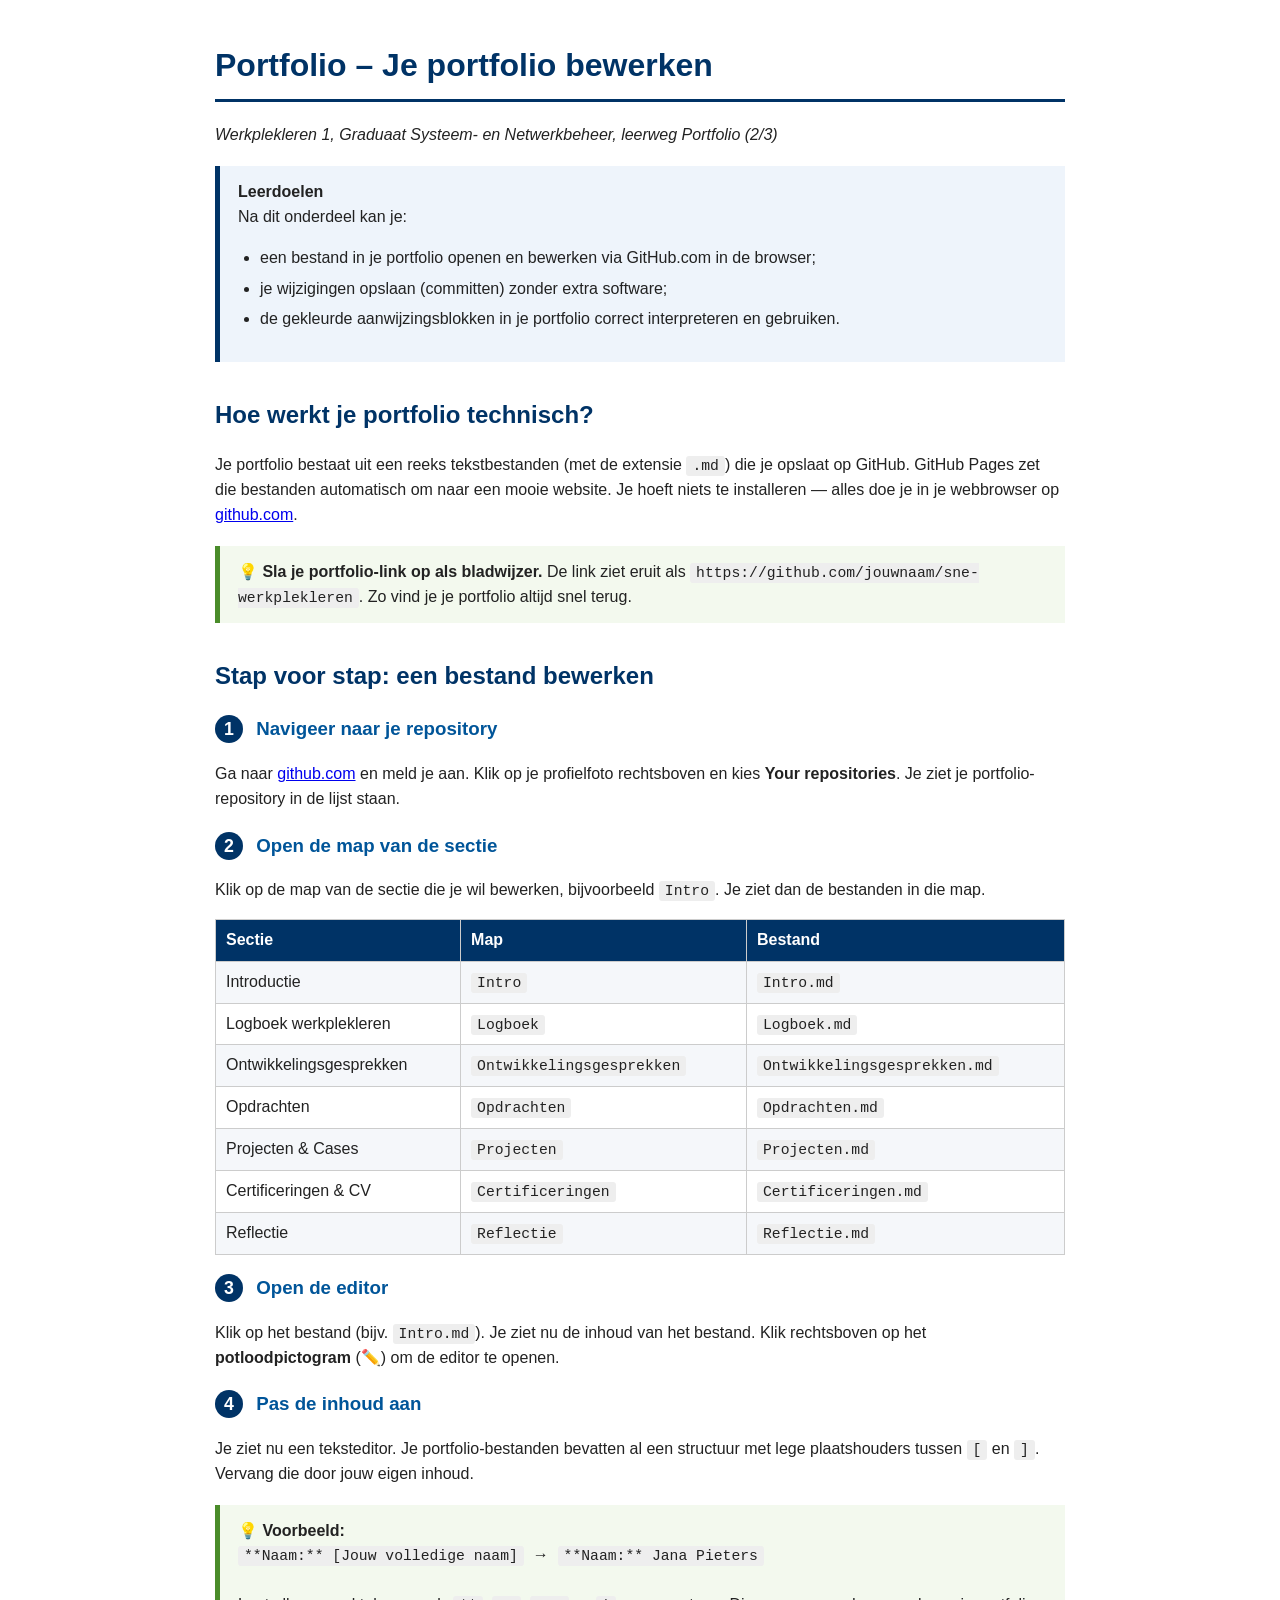
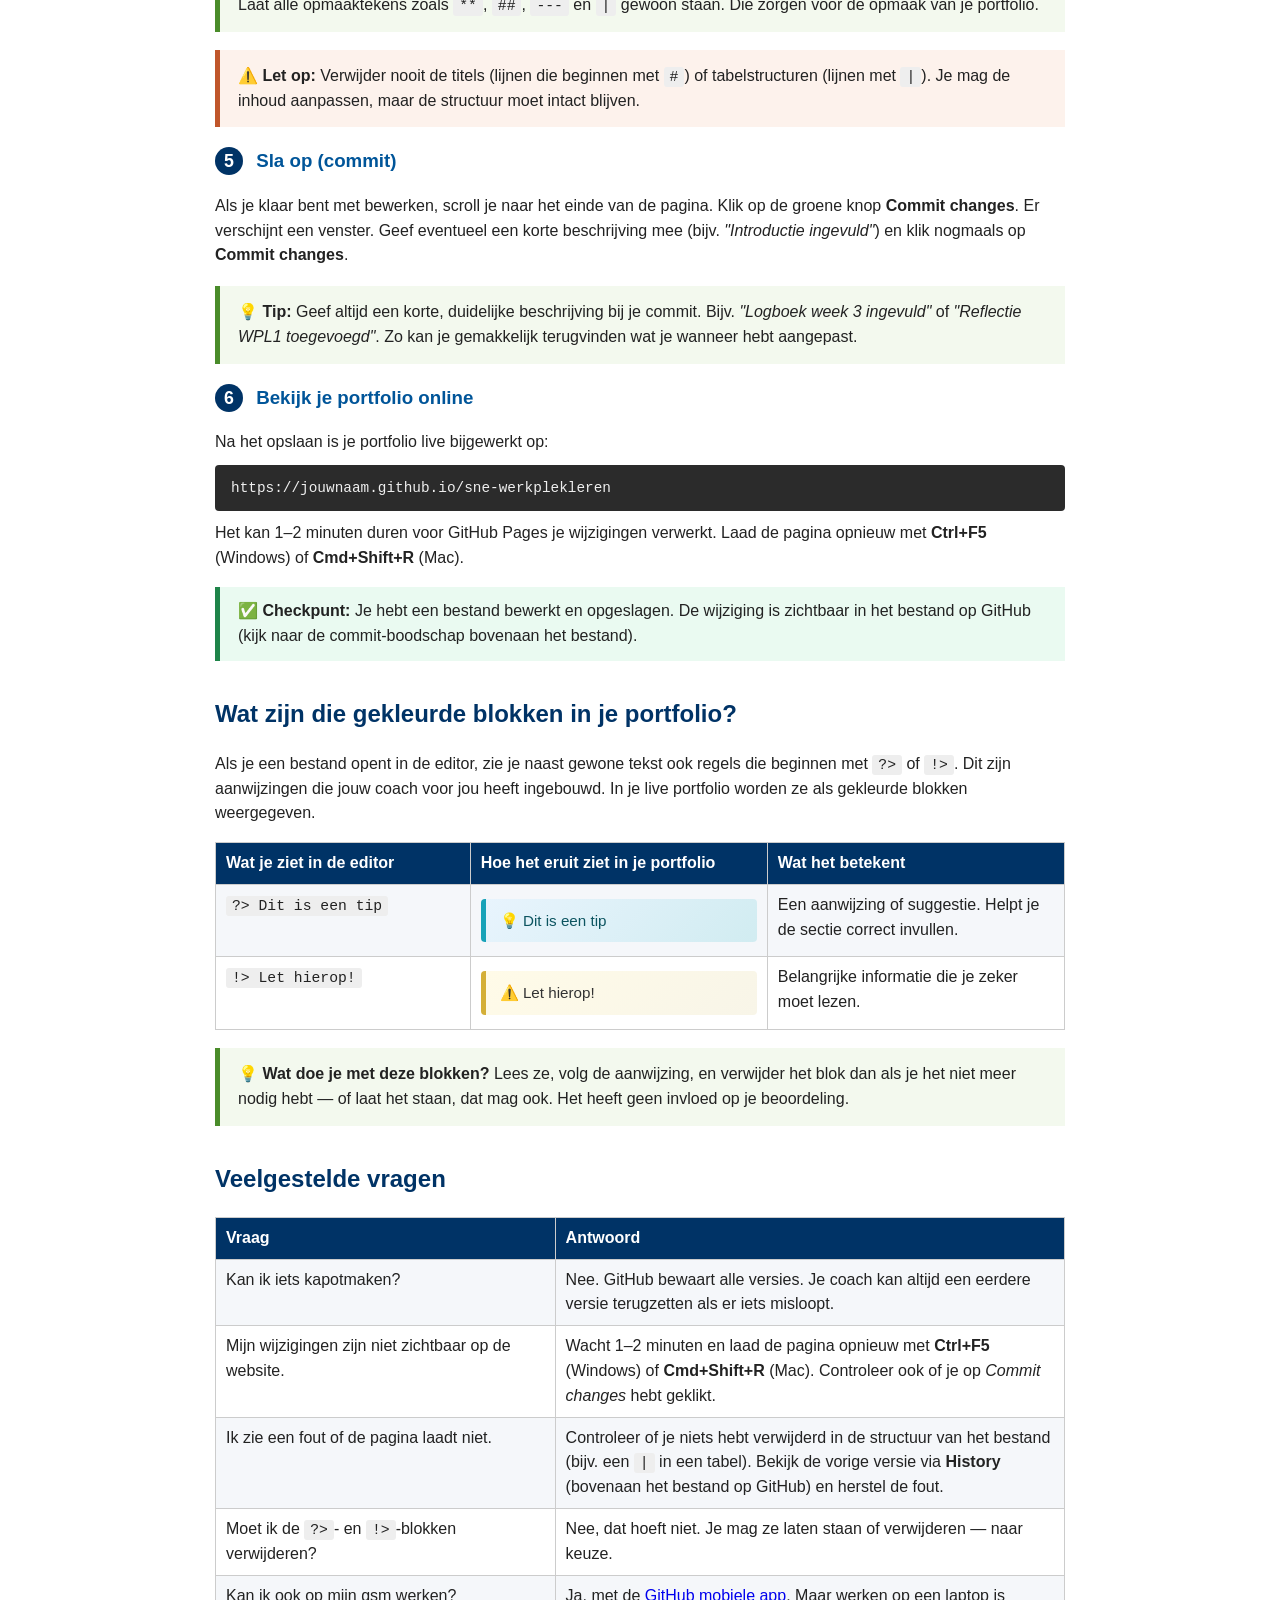
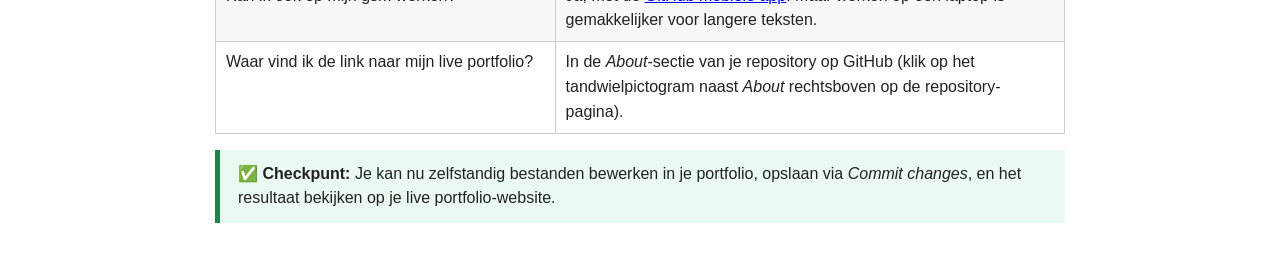
<file: portfolio-handleiding-2.html>
<!DOCTYPE html>
<html lang="nl">
<head>
<meta charset="UTF-8">
<title>Portfolio – Je portfolio bewerken</title>
<style>
  body { font-family: Calibri, Arial, sans-serif; color: #222; line-height: 1.55; max-width: 850px; margin: 0 auto; padding: 20px; }
  h1 { color: #003366; border-bottom: 3px solid #003366; padding-bottom: 8px; }
  h2 { color: #003366; margin-top: 34px; }
  h3 { color: #005599; }
  p { margin: 10px 0; }
  .intro-box { background: #eef4fb; border-left: 5px solid #003366; padding: 14px 18px; margin: 18px 0; }
  .tip-box { background: #f3f9ee; border-left: 5px solid #4a8c2a; padding: 14px 18px; margin: 18px 0; }
  .warning-box { background: #fdf2ec; border-left: 5px solid #c0562b; padding: 14px 18px; margin: 18px 0; }
  .exercise-box { background: #fbf6e6; border: 2px dashed #c99a1e; padding: 16px 18px; margin: 24px 0; border-radius: 6px; }
  .checkpoint-box { background: #eafaf1; border-left: 5px solid #1e8449; padding: 12px 18px; margin: 16px 0; }
  ul, ol { padding-left: 22px; }
  li { margin-bottom: 6px; }
  table { border-collapse: collapse; width: 100%; margin: 16px 0; }
  th, td { border: 1px solid #ccc; padding: 8px 10px; text-align: left; vertical-align: top; }
  th { background: #003366; color: #fff; }
  tr:nth-child(even) { background: #f5f7fa; }
  code { background: #eee; padding: 2px 6px; border-radius: 3px; font-family: Consolas, monospace; font-size: 0.92em; }
  pre.cmd { background: #2b2b2b; color: #eee; padding: 12px 16px; border-radius: 4px; font-family: Consolas, monospace; font-size: 0.9em; overflow-x: auto; margin: 10px 0; }
  .screenshot { max-width: 100%; border: 1px solid #ccc; border-radius: 6px; margin: 14px 0; display: block; box-shadow: 0 2px 6px rgba(0,0,0,0.1); }
  .cta-button { display: inline-block; background: #003366; color: #fff !important; text-decoration: none; font-weight: bold; padding: 12px 22px; border-radius: 6px; margin: 12px 0 20px; }
  .cta-button:hover { background: #00509e; }
  .step-nr { display: inline-block; background: #003366; color: #fff; font-weight: bold; border-radius: 50%; width: 28px; height: 28px; text-align: center; line-height: 28px; margin-right: 8px; font-size: 0.95em; }
  .callout-preview { display: inline-block; padding: 10px 14px; border-radius: 4px; margin: 6px 0; font-size: 0.95em; width: 100%; box-sizing: border-box; }
  .callout-tip { background: linear-gradient(135deg, #e8f4fd 0%, #d1ecf1 100%); border-left: 5px solid #17a2b8; color: #0c5460; }
  .callout-warn { background: linear-gradient(135deg, #fffbe8 0%, #f8f5e8 100%); border-left: 5px solid #D4AF37; color: #333; }
</style>
</head>
<body>

<h1>Portfolio – Je portfolio bewerken</h1>
<p><em>Werkplekleren 1, Graduaat Systeem- en Netwerkbeheer, leerweg Portfolio (2/3)</em></p>

<div class="intro-box">
  <strong>Leerdoelen</strong><br>
  Na dit onderdeel kan je:
  <ul>
    <li>een bestand in je portfolio openen en bewerken via GitHub.com in de browser;</li>
    <li>je wijzigingen opslaan (committen) zonder extra software;</li>
    <li>de gekleurde aanwijzingsblokken in je portfolio correct interpreteren en gebruiken.</li>
  </ul>
</div>

<h2>Hoe werkt je portfolio technisch?</h2>

<p>Je portfolio bestaat uit een reeks tekstbestanden (met de extensie <code>.md</code>) die je opslaat op GitHub. GitHub Pages zet die bestanden automatisch om naar een mooie website. Je hoeft niets te installeren — alles doe je in je webbrowser op <a href="https://github.com" target="_blank">github.com</a>.</p>

<div class="tip-box">
  <strong>💡 Sla je portfolio-link op als bladwijzer.</strong> De link ziet eruit als <code>https://github.com/jouwnaam/sne-werkplekleren</code>. Zo vind je je portfolio altijd snel terug.
</div>

<h2>Stap voor stap: een bestand bewerken</h2>

<h3><span class="step-nr">1</span> Navigeer naar je repository</h3>
<p>Ga naar <a href="https://github.com" target="_blank">github.com</a> en meld je aan. Klik op je profielfoto rechtsboven en kies <strong>Your repositories</strong>. Je ziet je portfolio-repository in de lijst staan.</p>

<!-- Plaatshouder screenshot: repository-overzicht op GitHub -->

<h3><span class="step-nr">2</span> Open de map van de sectie</h3>
<p>Klik op de map van de sectie die je wil bewerken, bijvoorbeeld <code>Intro</code>. Je ziet dan de bestanden in die map.</p>

<table>
  <tr><th>Sectie</th><th>Map</th><th>Bestand</th></tr>
  <tr><td>Introductie</td><td><code>Intro</code></td><td><code>Intro.md</code></td></tr>
  <tr><td>Logboek werkplekleren</td><td><code>Logboek</code></td><td><code>Logboek.md</code></td></tr>
  <tr><td>Ontwikkelingsgesprekken</td><td><code>Ontwikkelingsgesprekken</code></td><td><code>Ontwikkelingsgesprekken.md</code></td></tr>
  <tr><td>Opdrachten</td><td><code>Opdrachten</code></td><td><code>Opdrachten.md</code></td></tr>
  <tr><td>Projecten &amp; Cases</td><td><code>Projecten</code></td><td><code>Projecten.md</code></td></tr>
  <tr><td>Certificeringen &amp; CV</td><td><code>Certificeringen</code></td><td><code>Certificeringen.md</code></td></tr>
  <tr><td>Reflectie</td><td><code>Reflectie</code></td><td><code>Reflectie.md</code></td></tr>
</table>

<h3><span class="step-nr">3</span> Open de editor</h3>
<p>Klik op het bestand (bijv. <code>Intro.md</code>). Je ziet nu de inhoud van het bestand. Klik rechtsboven op het <strong>potloodpictogram</strong> (✏️) om de editor te openen.</p>

<!-- Plaatshouder screenshot: potloodpictogram rechtsboven in GitHub bestandsweergave -->

<h3><span class="step-nr">4</span> Pas de inhoud aan</h3>
<p>Je ziet nu een teksteditor. Je portfolio-bestanden bevatten al een structuur met lege plaatshouders tussen <code>[</code> en <code>]</code>. Vervang die door jouw eigen inhoud.</p>

<div class="tip-box">
  <strong>💡 Voorbeeld:</strong><br>
  <code>**Naam:** [Jouw volledige naam]</code>&nbsp;&nbsp;→&nbsp;&nbsp;<code>**Naam:** Jana Pieters</code><br><br>
  Laat alle opmaaktekens zoals <code>**</code>, <code>##</code>, <code>---</code> en <code>|</code> gewoon staan. Die zorgen voor de opmaak van je portfolio.
</div>

<div class="warning-box">
  <strong>⚠️ Let op:</strong> Verwijder nooit de titels (lijnen die beginnen met <code>#</code>) of tabelstructuren (lijnen met <code>|</code>). Je mag de inhoud aanpassen, maar de structuur moet intact blijven.
</div>

<h3><span class="step-nr">5</span> Sla op (commit)</h3>
<p>Als je klaar bent met bewerken, scroll je naar het einde van de pagina. Klik op de groene knop <strong>Commit changes</strong>. Er verschijnt een venster. Geef eventueel een korte beschrijving mee (bijv. <em>"Introductie ingevuld"</em>) en klik nogmaals op <strong>Commit changes</strong>.</p>

<div class="tip-box">
  <strong>💡 Tip:</strong> Geef altijd een korte, duidelijke beschrijving bij je commit. Bijv. <em>"Logboek week 3 ingevuld"</em> of <em>"Reflectie WPL1 toegevoegd"</em>. Zo kan je gemakkelijk terugvinden wat je wanneer hebt aangepast.
</div>

<!-- Plaatshouder screenshot: "Commit changes" venster met beschrijvingsveld -->

<h3><span class="step-nr">6</span> Bekijk je portfolio online</h3>
<p>Na het opslaan is je portfolio live bijgewerkt op:</p>
<pre class="cmd">https://jouwnaam.github.io/sne-werkplekleren</pre>
<p>Het kan 1–2 minuten duren voor GitHub Pages je wijzigingen verwerkt. Laad de pagina opnieuw met <strong>Ctrl+F5</strong> (Windows) of <strong>Cmd+Shift+R</strong> (Mac).</p>

<div class="checkpoint-box">
  <strong>✅ Checkpunt:</strong> Je hebt een bestand bewerkt en opgeslagen. De wijziging is zichtbaar in het bestand op GitHub (kijk naar de commit-boodschap bovenaan het bestand).
</div>

<h2>Wat zijn die gekleurde blokken in je portfolio?</h2>

<p>Als je een bestand opent in de editor, zie je naast gewone tekst ook regels die beginnen met <code>?&gt;</code> of <code>!&gt;</code>. Dit zijn aanwijzingen die jouw coach voor jou heeft ingebouwd. In je live portfolio worden ze als gekleurde blokken weergegeven.</p>

<table>
  <tr>
    <th style="width:30%">Wat je ziet in de editor</th>
    <th style="width:35%">Hoe het eruit ziet in je portfolio</th>
    <th>Wat het betekent</th>
  </tr>
  <tr>
    <td><code>?&gt; Dit is een tip</code></td>
    <td><div class="callout-preview callout-tip">💡 Dit is een tip</div></td>
    <td>Een aanwijzing of suggestie. Helpt je de sectie correct invullen.</td>
  </tr>
  <tr>
    <td><code>!&gt; Let hierop!</code></td>
    <td><div class="callout-preview callout-warn">⚠️ Let hierop!</div></td>
    <td>Belangrijke informatie die je zeker moet lezen.</td>
  </tr>
</table>

<div class="tip-box">
  <strong>💡 Wat doe je met deze blokken?</strong> Lees ze, volg de aanwijzing, en verwijder het blok dan als je het niet meer nodig hebt — of laat het staan, dat mag ook. Het heeft geen invloed op je beoordeling.
</div>

<h2>Veelgestelde vragen</h2>

<table>
  <tr>
    <th style="width:40%">Vraag</th>
    <th>Antwoord</th>
  </tr>
  <tr>
    <td>Kan ik iets kapotmaken?</td>
    <td>Nee. GitHub bewaart alle versies. Je coach kan altijd een eerdere versie terugzetten als er iets misloopt.</td>
  </tr>
  <tr>
    <td>Mijn wijzigingen zijn niet zichtbaar op de website.</td>
    <td>Wacht 1–2 minuten en laad de pagina opnieuw met <strong>Ctrl+F5</strong> (Windows) of <strong>Cmd+Shift+R</strong> (Mac). Controleer ook of je op <em>Commit changes</em> hebt geklikt.</td>
  </tr>
  <tr>
    <td>Ik zie een fout of de pagina laadt niet.</td>
    <td>Controleer of je niets hebt verwijderd in de structuur van het bestand (bijv. een <code>|</code> in een tabel). Bekijk de vorige versie via <strong>History</strong> (bovenaan het bestand op GitHub) en herstel de fout.</td>
  </tr>
  <tr>
    <td>Moet ik de <code>?&gt;</code>- en <code>!&gt;</code>-blokken verwijderen?</td>
    <td>Nee, dat hoeft niet. Je mag ze laten staan of verwijderen — naar keuze.</td>
  </tr>
  <tr>
    <td>Kan ik ook op mijn gsm werken?</td>
    <td>Ja, met de <a href="https://github.com/mobile" target="_blank">GitHub mobiele app</a>. Maar werken op een laptop is gemakkelijker voor langere teksten.</td>
  </tr>
  <tr>
    <td>Waar vind ik de link naar mijn live portfolio?</td>
    <td>In de <em>About</em>-sectie van je repository op GitHub (klik op het tandwielpictogram naast <em>About</em> rechtsboven op de repository-pagina).</td>
  </tr>
</table>

<div class="checkpoint-box">
  <strong>✅ Checkpunt:</strong> Je kan nu zelfstandig bestanden bewerken in je portfolio, opslaan via <em>Commit changes</em>, en het resultaat bekijken op je live portfolio-website.
</div>

</body>
</html>
</file>
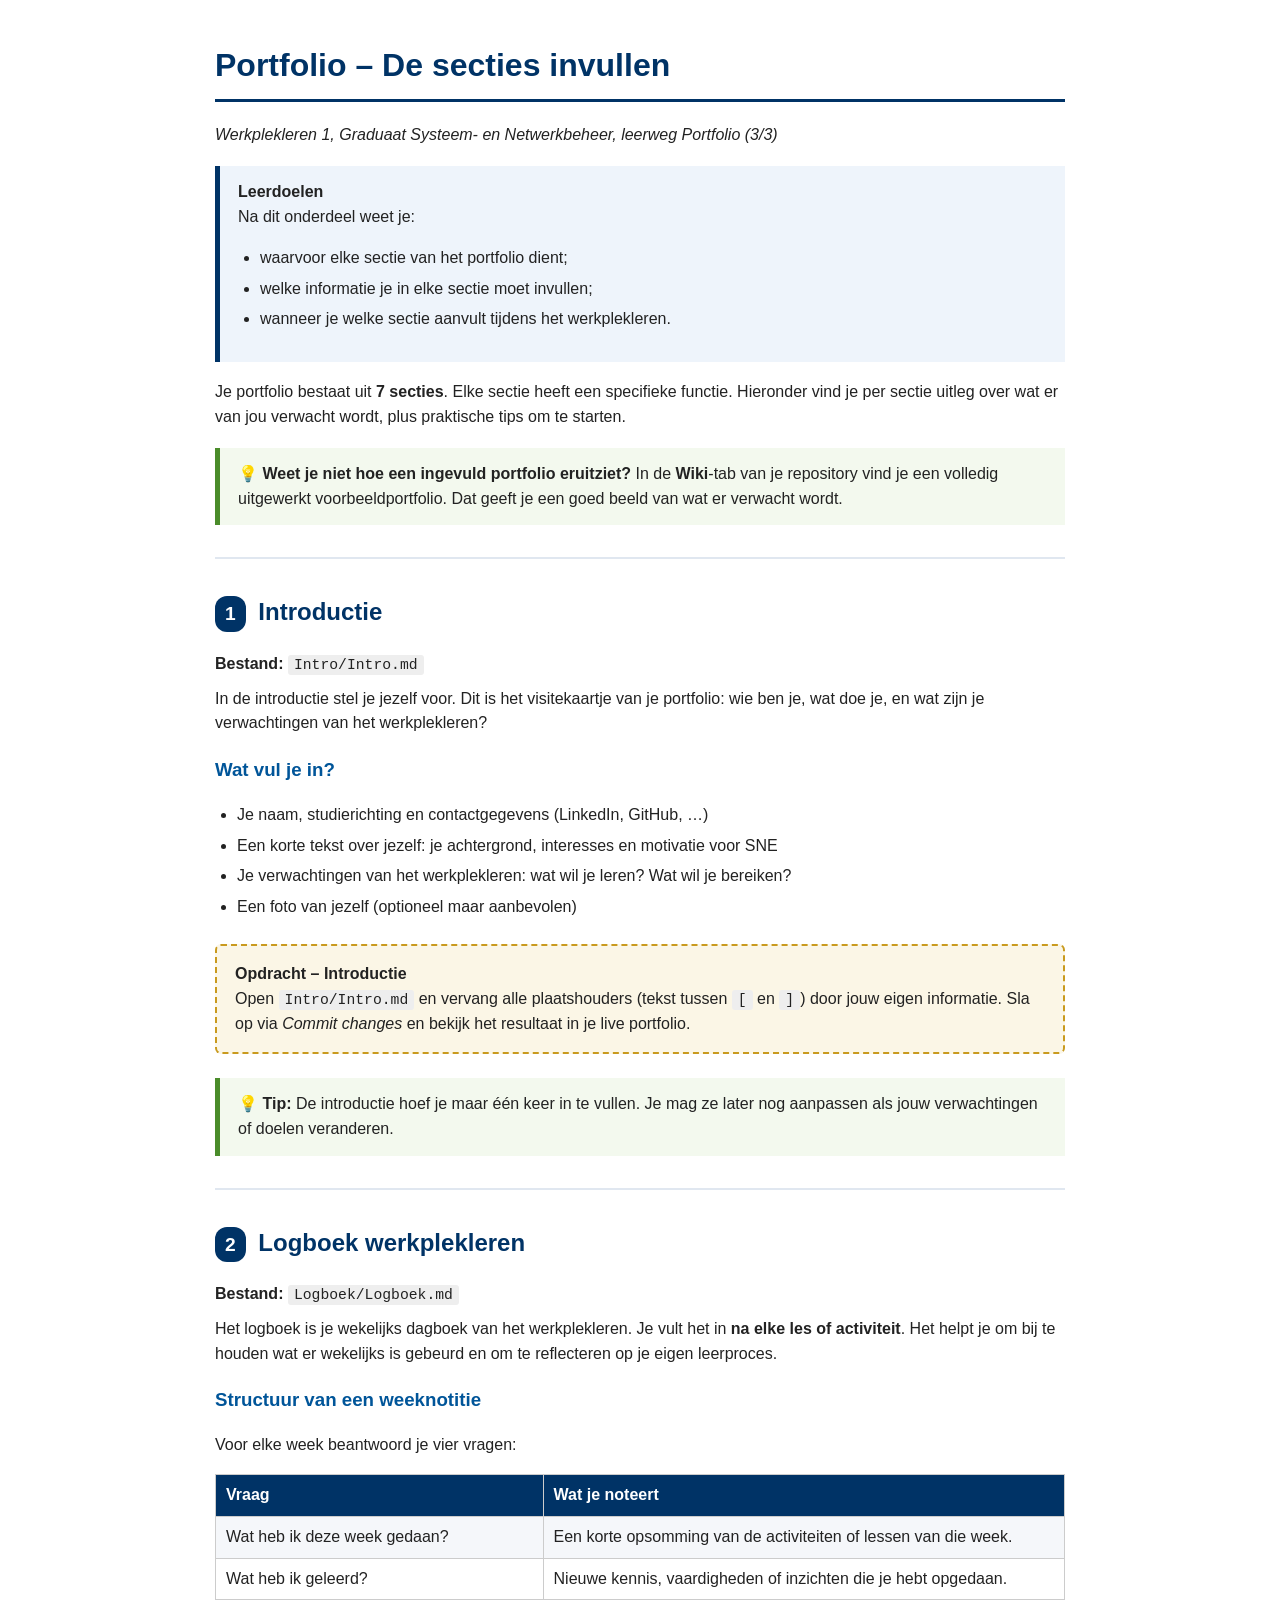
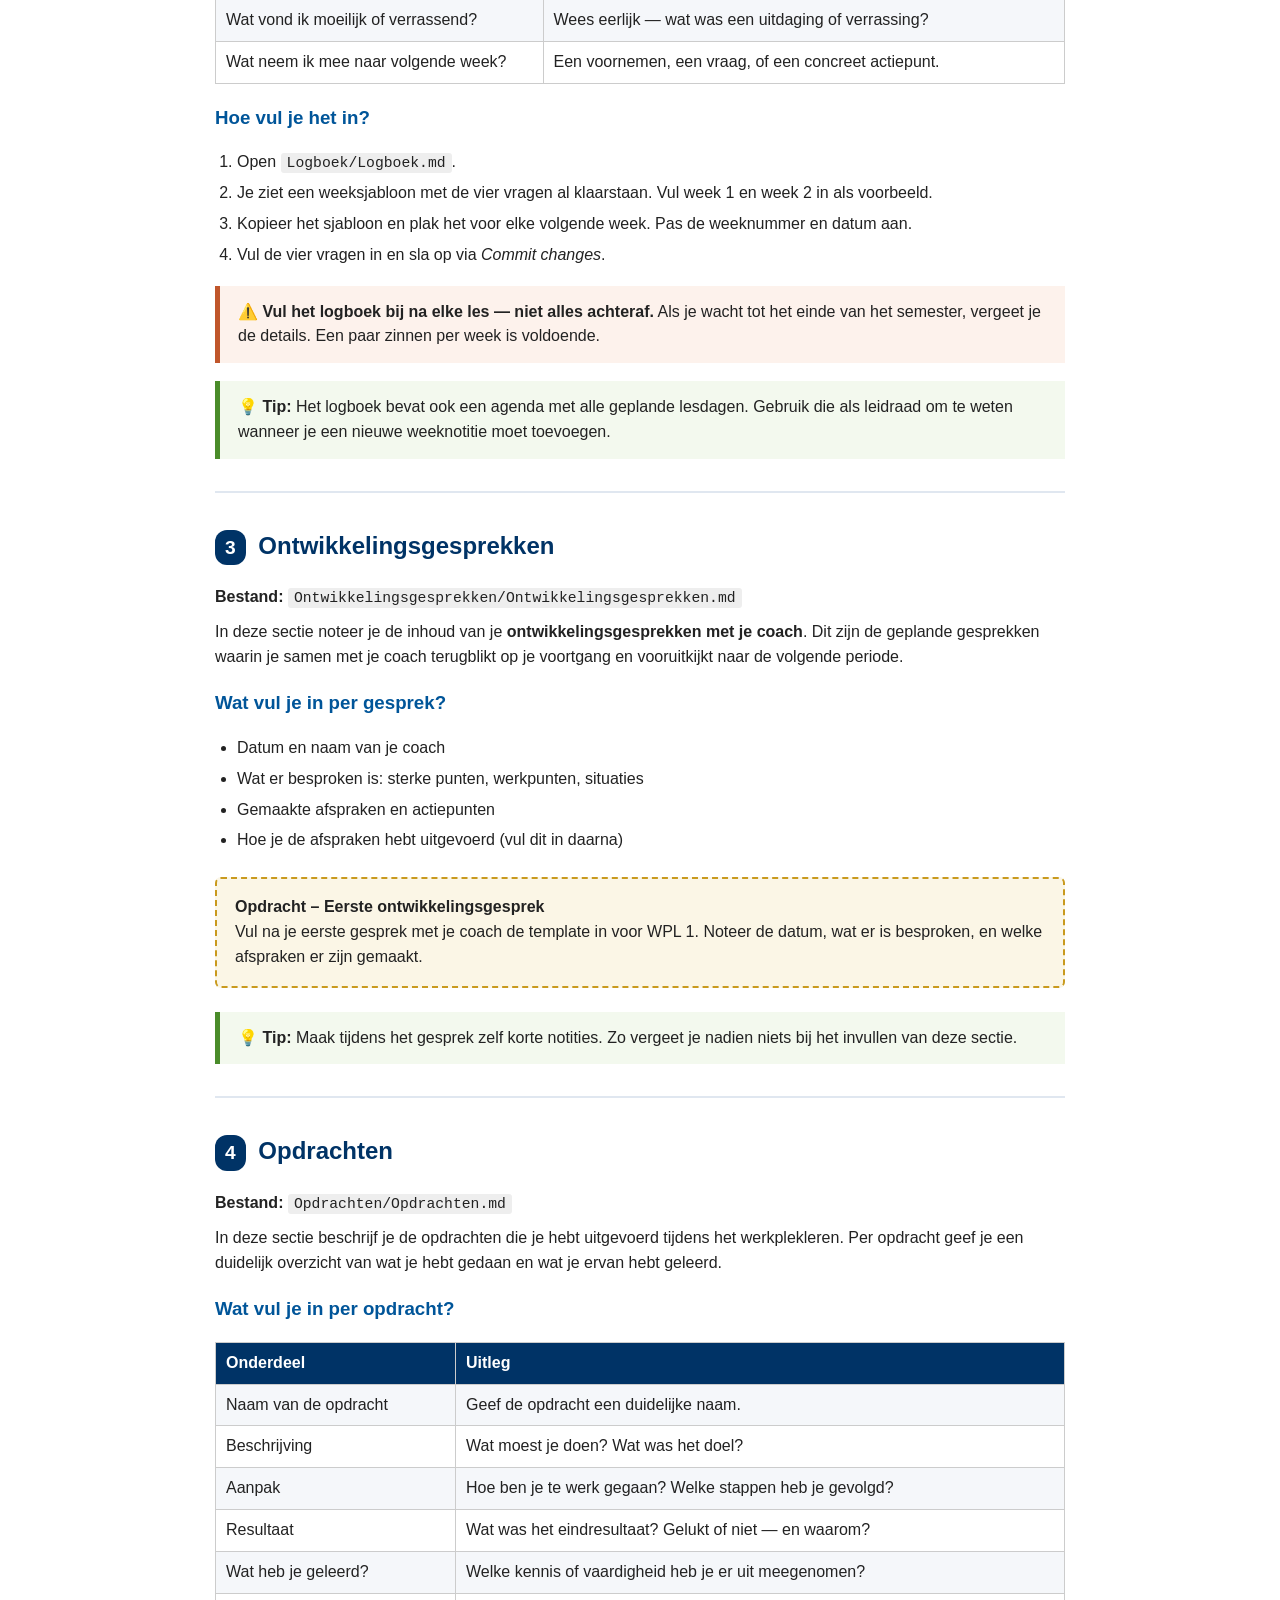
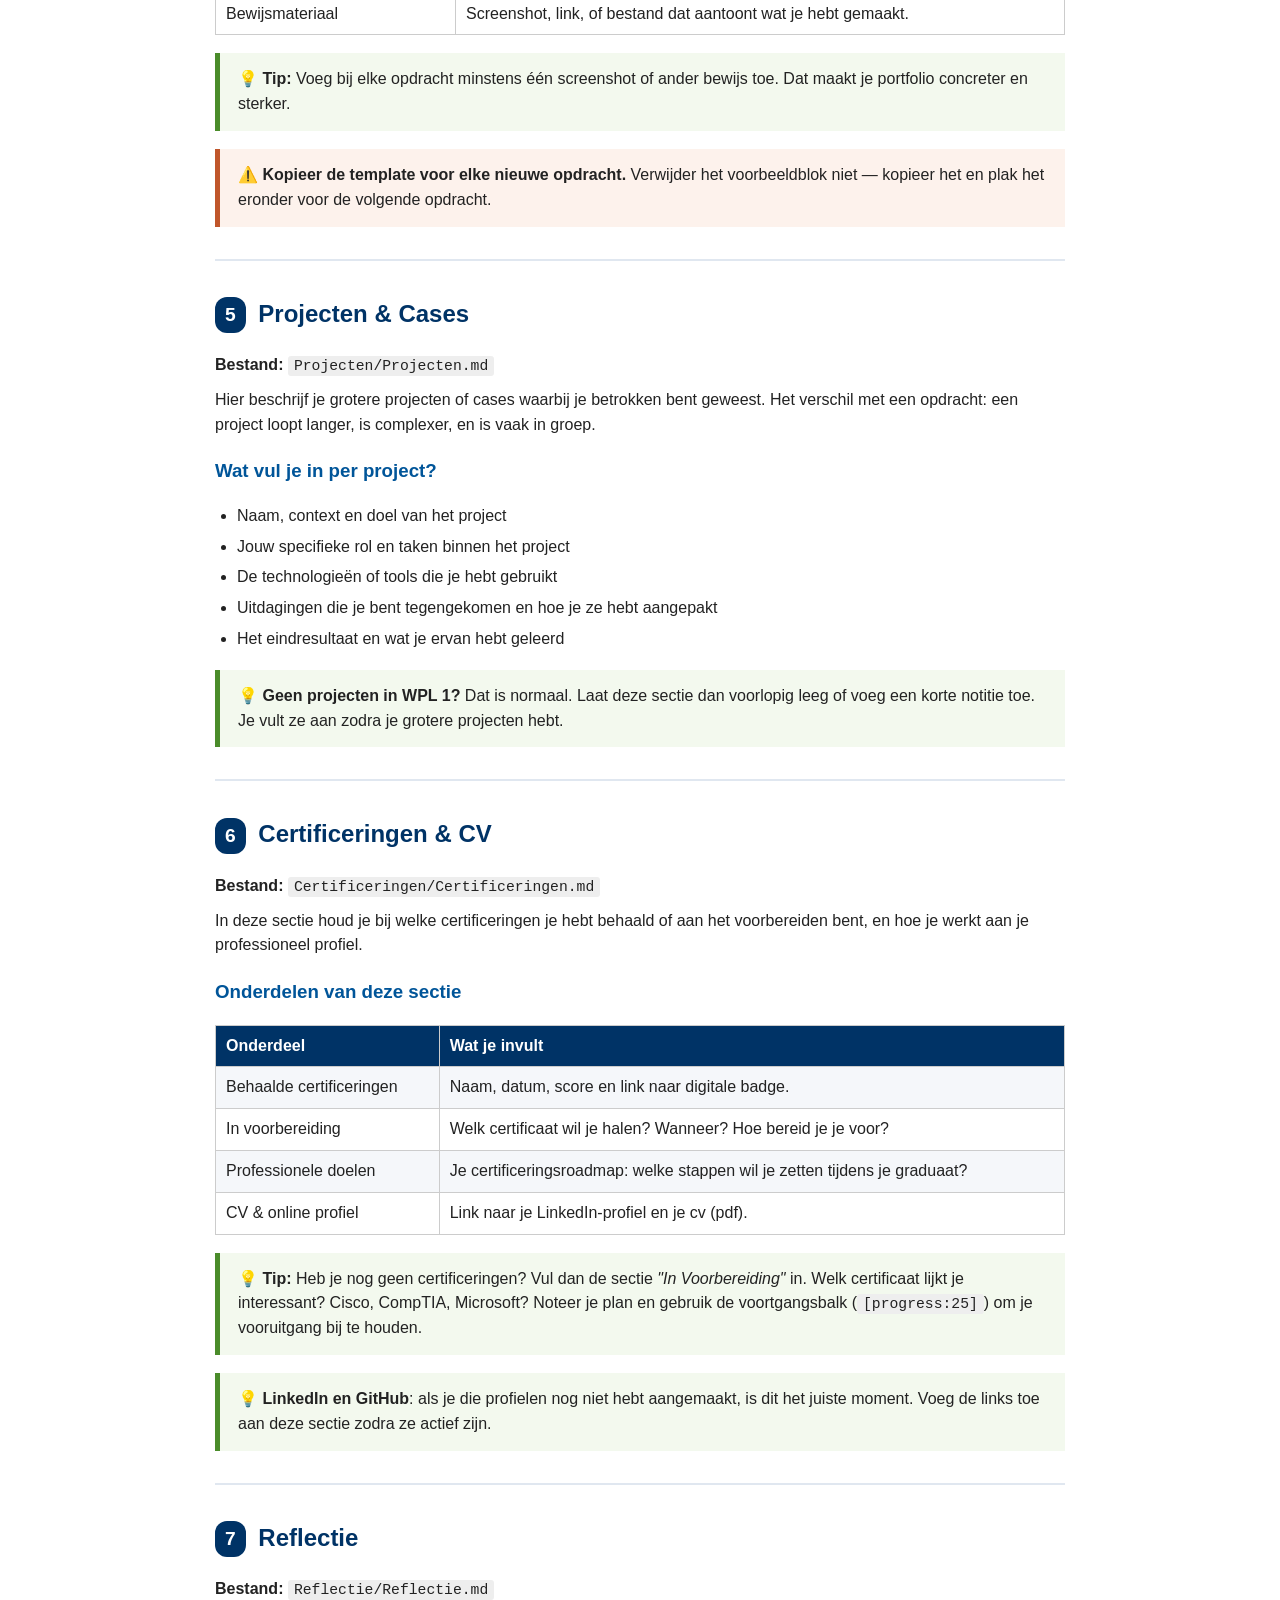
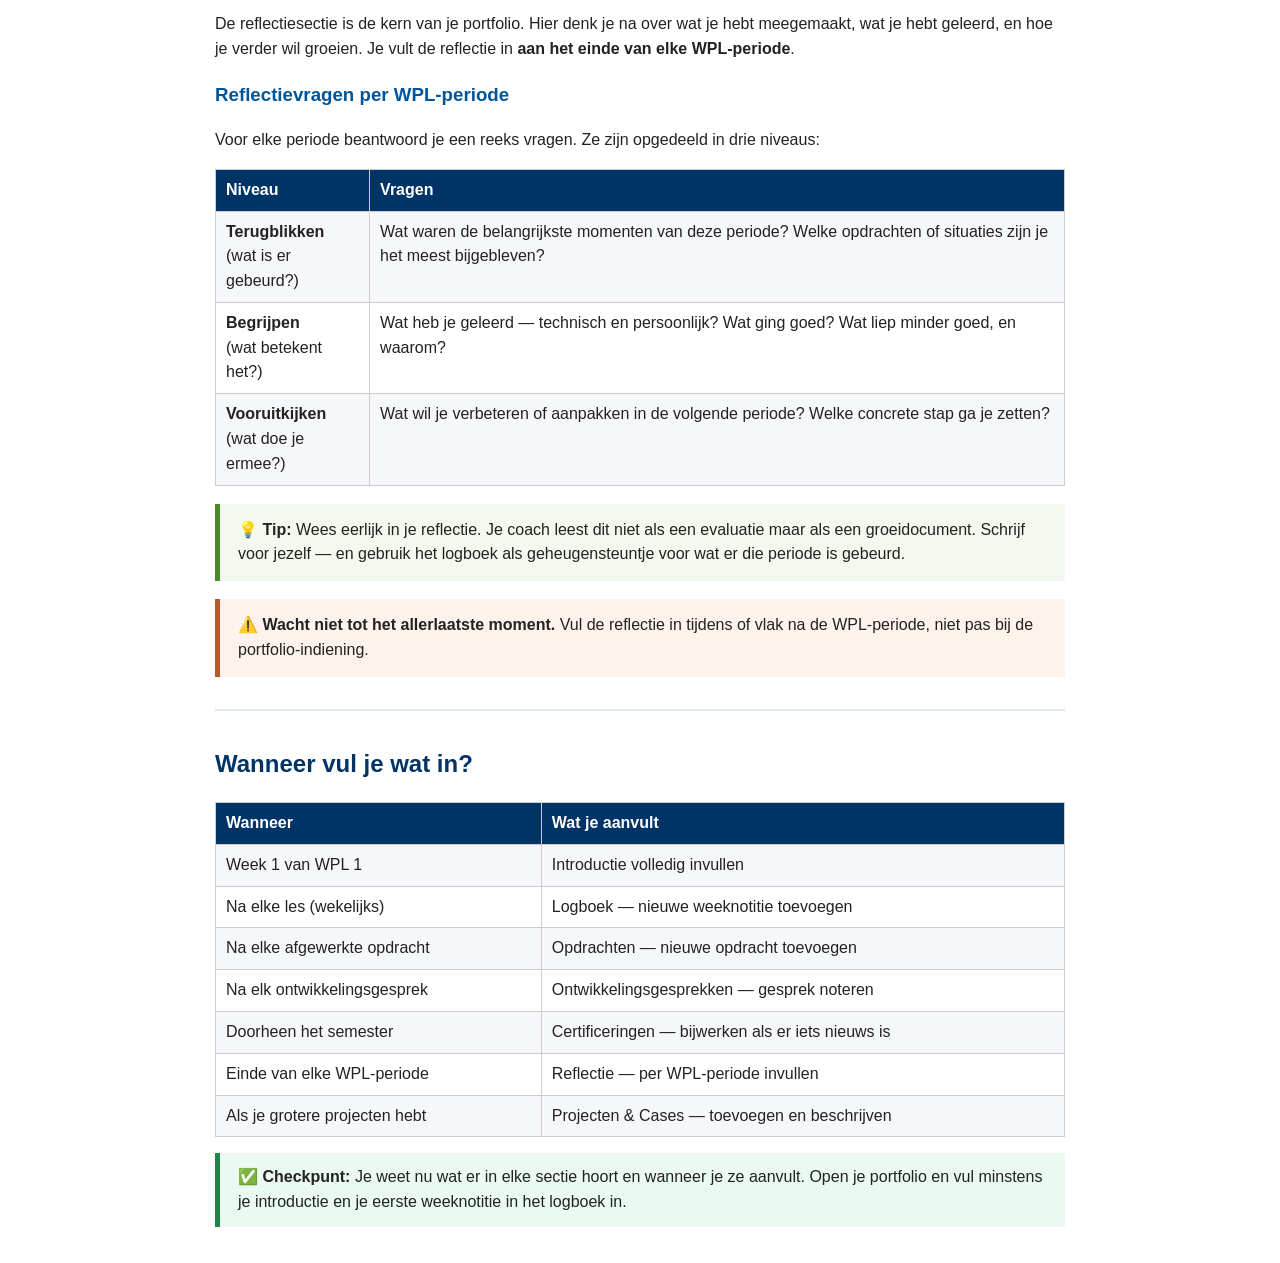
<file: portfolio-handleiding-3.html>
<!DOCTYPE html>
<html lang="nl">
<head>
<meta charset="UTF-8">
<title>Portfolio – De secties invullen</title>
<style>
  body { font-family: Calibri, Arial, sans-serif; color: #222; line-height: 1.55; max-width: 850px; margin: 0 auto; padding: 20px; }
  h1 { color: #003366; border-bottom: 3px solid #003366; padding-bottom: 8px; }
  h2 { color: #003366; margin-top: 34px; }
  h3 { color: #005599; }
  p { margin: 10px 0; }
  .intro-box { background: #eef4fb; border-left: 5px solid #003366; padding: 14px 18px; margin: 18px 0; }
  .tip-box { background: #f3f9ee; border-left: 5px solid #4a8c2a; padding: 14px 18px; margin: 18px 0; }
  .warning-box { background: #fdf2ec; border-left: 5px solid #c0562b; padding: 14px 18px; margin: 18px 0; }
  .exercise-box { background: #fbf6e6; border: 2px dashed #c99a1e; padding: 16px 18px; margin: 24px 0; border-radius: 6px; }
  .checkpoint-box { background: #eafaf1; border-left: 5px solid #1e8449; padding: 12px 18px; margin: 16px 0; }
  ul, ol { padding-left: 22px; }
  li { margin-bottom: 6px; }
  table { border-collapse: collapse; width: 100%; margin: 16px 0; }
  th, td { border: 1px solid #ccc; padding: 8px 10px; text-align: left; vertical-align: top; }
  th { background: #003366; color: #fff; }
  tr:nth-child(even) { background: #f5f7fa; }
  code { background: #eee; padding: 2px 6px; border-radius: 3px; font-family: Consolas, monospace; font-size: 0.92em; }
  pre.cmd { background: #2b2b2b; color: #eee; padding: 12px 16px; border-radius: 4px; font-family: Consolas, monospace; font-size: 0.9em; overflow-x: auto; margin: 10px 0; }
  .screenshot { max-width: 100%; border: 1px solid #ccc; border-radius: 6px; margin: 14px 0; display: block; box-shadow: 0 2px 6px rgba(0,0,0,0.1); }
  .cta-button { display: inline-block; background: #003366; color: #fff !important; text-decoration: none; font-weight: bold; padding: 12px 22px; border-radius: 6px; margin: 12px 0 20px; }
  .cta-button:hover { background: #00509e; }
  .section-badge { display: inline-block; background: #003366; color: #fff; font-size: 0.8em; font-weight: bold; padding: 3px 10px; border-radius: 12px; margin-right: 6px; vertical-align: middle; }
  .divider { border: none; border-top: 2px solid #e0e7f0; margin: 32px 0; }
</style>
</head>
<body>

<h1>Portfolio – De secties invullen</h1>
<p><em>Werkplekleren 1, Graduaat Systeem- en Netwerkbeheer, leerweg Portfolio (3/3)</em></p>

<div class="intro-box">
  <strong>Leerdoelen</strong><br>
  Na dit onderdeel weet je:
  <ul>
    <li>waarvoor elke sectie van het portfolio dient;</li>
    <li>welke informatie je in elke sectie moet invullen;</li>
    <li>wanneer je welke sectie aanvult tijdens het werkplekleren.</li>
  </ul>
</div>

<p>Je portfolio bestaat uit <strong>7 secties</strong>. Elke sectie heeft een specifieke functie. Hieronder vind je per sectie uitleg over wat er van jou verwacht wordt, plus praktische tips om te starten.</p>

<div class="tip-box">
  <strong>💡 Weet je niet hoe een ingevuld portfolio eruitziet?</strong> In de <strong>Wiki</strong>-tab van je repository vind je een volledig uitgewerkt voorbeeldportfolio. Dat geeft je een goed beeld van wat er verwacht wordt.
</div>

<hr class="divider">

<h2><span class="section-badge">1</span> Introductie</h2>
<p><strong>Bestand:</strong> <code>Intro/Intro.md</code></p>

<p>In de introductie stel je jezelf voor. Dit is het visitekaartje van je portfolio: wie ben je, wat doe je, en wat zijn je verwachtingen van het werkplekleren?</p>

<h3>Wat vul je in?</h3>
<ul>
  <li>Je naam, studierichting en contactgegevens (LinkedIn, GitHub, …)</li>
  <li>Een korte tekst over jezelf: je achtergrond, interesses en motivatie voor SNE</li>
  <li>Je verwachtingen van het werkplekleren: wat wil je leren? Wat wil je bereiken?</li>
  <li>Een foto van jezelf (optioneel maar aanbevolen)</li>
</ul>

<div class="exercise-box">
  <strong>Opdracht – Introductie</strong><br>
  Open <code>Intro/Intro.md</code> en vervang alle plaatshouders (tekst tussen <code>[</code> en <code>]</code>) door jouw eigen informatie. Sla op via <em>Commit changes</em> en bekijk het resultaat in je live portfolio.
</div>

<div class="tip-box">
  <strong>💡 Tip:</strong> De introductie hoef je maar één keer in te vullen. Je mag ze later nog aanpassen als jouw verwachtingen of doelen veranderen.
</div>

<hr class="divider">

<h2><span class="section-badge">2</span> Logboek werkplekleren</h2>
<p><strong>Bestand:</strong> <code>Logboek/Logboek.md</code></p>

<p>Het logboek is je wekelijks dagboek van het werkplekleren. Je vult het in <strong>na elke les of activiteit</strong>. Het helpt je om bij te houden wat er wekelijks is gebeurd en om te reflecteren op je eigen leerproces.</p>

<h3>Structuur van een weeknotitie</h3>
<p>Voor elke week beantwoord je vier vragen:</p>
<table>
  <tr><th>Vraag</th><th>Wat je noteert</th></tr>
  <tr><td>Wat heb ik deze week gedaan?</td><td>Een korte opsomming van de activiteiten of lessen van die week.</td></tr>
  <tr><td>Wat heb ik geleerd?</td><td>Nieuwe kennis, vaardigheden of inzichten die je hebt opgedaan.</td></tr>
  <tr><td>Wat vond ik moeilijk of verrassend?</td><td>Wees eerlijk — wat was een uitdaging of verrassing?</td></tr>
  <tr><td>Wat neem ik mee naar volgende week?</td><td>Een voornemen, een vraag, of een concreet actiepunt.</td></tr>
</table>

<h3>Hoe vul je het in?</h3>
<ol>
  <li>Open <code>Logboek/Logboek.md</code>.</li>
  <li>Je ziet een weeksjabloon met de vier vragen al klaarstaan. Vul week 1 en week 2 in als voorbeeld.</li>
  <li>Kopieer het sjabloon en plak het voor elke volgende week. Pas de weeknummer en datum aan.</li>
  <li>Vul de vier vragen in en sla op via <em>Commit changes</em>.</li>
</ol>

<div class="warning-box">
  <strong>⚠️ Vul het logboek bij na elke les — niet alles achteraf.</strong> Als je wacht tot het einde van het semester, vergeet je de details. Een paar zinnen per week is voldoende.
</div>

<div class="tip-box">
  <strong>💡 Tip:</strong> Het logboek bevat ook een agenda met alle geplande lesdagen. Gebruik die als leidraad om te weten wanneer je een nieuwe weeknotitie moet toevoegen.
</div>

<hr class="divider">

<h2><span class="section-badge">3</span> Ontwikkelingsgesprekken</h2>
<p><strong>Bestand:</strong> <code>Ontwikkelingsgesprekken/Ontwikkelingsgesprekken.md</code></p>

<p>In deze sectie noteer je de inhoud van je <strong>ontwikkelingsgesprekken met je coach</strong>. Dit zijn de geplande gesprekken waarin je samen met je coach terugblikt op je voortgang en vooruitkijkt naar de volgende periode.</p>

<h3>Wat vul je in per gesprek?</h3>
<ul>
  <li>Datum en naam van je coach</li>
  <li>Wat er besproken is: sterke punten, werkpunten, situaties</li>
  <li>Gemaakte afspraken en actiepunten</li>
  <li>Hoe je de afspraken hebt uitgevoerd (vul dit in daarna)</li>
</ul>

<div class="exercise-box">
  <strong>Opdracht – Eerste ontwikkelingsgesprek</strong><br>
  Vul na je eerste gesprek met je coach de template in voor WPL 1. Noteer de datum, wat er is besproken, en welke afspraken er zijn gemaakt.
</div>

<div class="tip-box">
  <strong>💡 Tip:</strong> Maak tijdens het gesprek zelf korte notities. Zo vergeet je nadien niets bij het invullen van deze sectie.
</div>

<hr class="divider">

<h2><span class="section-badge">4</span> Opdrachten</h2>
<p><strong>Bestand:</strong> <code>Opdrachten/Opdrachten.md</code></p>

<p>In deze sectie beschrijf je de opdrachten die je hebt uitgevoerd tijdens het werkplekleren. Per opdracht geef je een duidelijk overzicht van wat je hebt gedaan en wat je ervan hebt geleerd.</p>

<h3>Wat vul je in per opdracht?</h3>
<table>
  <tr><th>Onderdeel</th><th>Uitleg</th></tr>
  <tr><td>Naam van de opdracht</td><td>Geef de opdracht een duidelijke naam.</td></tr>
  <tr><td>Beschrijving</td><td>Wat moest je doen? Wat was het doel?</td></tr>
  <tr><td>Aanpak</td><td>Hoe ben je te werk gegaan? Welke stappen heb je gevolgd?</td></tr>
  <tr><td>Resultaat</td><td>Wat was het eindresultaat? Gelukt of niet — en waarom?</td></tr>
  <tr><td>Wat heb je geleerd?</td><td>Welke kennis of vaardigheid heb je er uit meegenomen?</td></tr>
  <tr><td>Bewijsmateriaal</td><td>Screenshot, link, of bestand dat aantoont wat je hebt gemaakt.</td></tr>
</table>

<div class="tip-box">
  <strong>💡 Tip:</strong> Voeg bij elke opdracht minstens één screenshot of ander bewijs toe. Dat maakt je portfolio concreter en sterker.
</div>

<div class="warning-box">
  <strong>⚠️ Kopieer de template voor elke nieuwe opdracht.</strong> Verwijder het voorbeeldblok niet — kopieer het en plak het eronder voor de volgende opdracht.
</div>

<hr class="divider">

<h2><span class="section-badge">5</span> Projecten &amp; Cases</h2>
<p><strong>Bestand:</strong> <code>Projecten/Projecten.md</code></p>

<p>Hier beschrijf je grotere projecten of cases waarbij je betrokken bent geweest. Het verschil met een opdracht: een project loopt langer, is complexer, en is vaak in groep.</p>

<h3>Wat vul je in per project?</h3>
<ul>
  <li>Naam, context en doel van het project</li>
  <li>Jouw specifieke rol en taken binnen het project</li>
  <li>De technologieën of tools die je hebt gebruikt</li>
  <li>Uitdagingen die je bent tegengekomen en hoe je ze hebt aangepakt</li>
  <li>Het eindresultaat en wat je ervan hebt geleerd</li>
</ul>

<div class="tip-box">
  <strong>💡 Geen projecten in WPL 1?</strong> Dat is normaal. Laat deze sectie dan voorlopig leeg of voeg een korte notitie toe. Je vult ze aan zodra je grotere projecten hebt.
</div>

<hr class="divider">

<h2><span class="section-badge">6</span> Certificeringen &amp; CV</h2>
<p><strong>Bestand:</strong> <code>Certificeringen/Certificeringen.md</code></p>

<p>In deze sectie houd je bij welke certificeringen je hebt behaald of aan het voorbereiden bent, en hoe je werkt aan je professioneel profiel.</p>

<h3>Onderdelen van deze sectie</h3>
<table>
  <tr><th>Onderdeel</th><th>Wat je invult</th></tr>
  <tr><td>Behaalde certificeringen</td><td>Naam, datum, score en link naar digitale badge.</td></tr>
  <tr><td>In voorbereiding</td><td>Welk certificaat wil je halen? Wanneer? Hoe bereid je je voor?</td></tr>
  <tr><td>Professionele doelen</td><td>Je certificeringsroadmap: welke stappen wil je zetten tijdens je graduaat?</td></tr>
  <tr><td>CV &amp; online profiel</td><td>Link naar je LinkedIn-profiel en je cv (pdf).</td></tr>
</table>

<div class="tip-box">
  <strong>💡 Tip:</strong> Heb je nog geen certificeringen? Vul dan de sectie <em>"In Voorbereiding"</em> in. Welk certificaat lijkt je interessant? Cisco, CompTIA, Microsoft? Noteer je plan en gebruik de voortgangsbalk (<code>[progress:25]</code>) om je vooruitgang bij te houden.
</div>

<div class="tip-box">
  <strong>💡 LinkedIn en GitHub</strong>: als je die profielen nog niet hebt aangemaakt, is dit het juiste moment. Voeg de links toe aan deze sectie zodra ze actief zijn.
</div>

<hr class="divider">

<h2><span class="section-badge">7</span> Reflectie</h2>
<p><strong>Bestand:</strong> <code>Reflectie/Reflectie.md</code></p>

<p>De reflectiesectie is de kern van je portfolio. Hier denk je na over wat je hebt meegemaakt, wat je hebt geleerd, en hoe je verder wil groeien. Je vult de reflectie in <strong>aan het einde van elke WPL-periode</strong>.</p>

<h3>Reflectievragen per WPL-periode</h3>
<p>Voor elke periode beantwoord je een reeks vragen. Ze zijn opgedeeld in drie niveaus:</p>

<table>
  <tr><th>Niveau</th><th>Vragen</th></tr>
  <tr>
    <td><strong>Terugblikken</strong><br>(wat is er gebeurd?)</td>
    <td>Wat waren de belangrijkste momenten van deze periode? Welke opdrachten of situaties zijn je het meest bijgebleven?</td>
  </tr>
  <tr>
    <td><strong>Begrijpen</strong><br>(wat betekent het?)</td>
    <td>Wat heb je geleerd — technisch en persoonlijk? Wat ging goed? Wat liep minder goed, en waarom?</td>
  </tr>
  <tr>
    <td><strong>Vooruitkijken</strong><br>(wat doe je ermee?)</td>
    <td>Wat wil je verbeteren of aanpakken in de volgende periode? Welke concrete stap ga je zetten?</td>
  </tr>
</table>

<div class="tip-box">
  <strong>💡 Tip:</strong> Wees eerlijk in je reflectie. Je coach leest dit niet als een evaluatie maar als een groeidocument. Schrijf voor jezelf — en gebruik het logboek als geheugensteuntje voor wat er die periode is gebeurd.
</div>

<div class="warning-box">
  <strong>⚠️ Wacht niet tot het allerlaatste moment.</strong> Vul de reflectie in tijdens of vlak na de WPL-periode, niet pas bij de portfolio-indiening.
</div>

<hr class="divider">

<h2>Wanneer vul je wat in?</h2>

<table>
  <tr><th>Wanneer</th><th>Wat je aanvult</th></tr>
  <tr><td>Week 1 van WPL 1</td><td>Introductie volledig invullen</td></tr>
  <tr><td>Na elke les (wekelijks)</td><td>Logboek — nieuwe weeknotitie toevoegen</td></tr>
  <tr><td>Na elke afgewerkte opdracht</td><td>Opdrachten — nieuwe opdracht toevoegen</td></tr>
  <tr><td>Na elk ontwikkelingsgesprek</td><td>Ontwikkelingsgesprekken — gesprek noteren</td></tr>
  <tr><td>Doorheen het semester</td><td>Certificeringen — bijwerken als er iets nieuws is</td></tr>
  <tr><td>Einde van elke WPL-periode</td><td>Reflectie — per WPL-periode invullen</td></tr>
  <tr><td>Als je grotere projecten hebt</td><td>Projecten &amp; Cases — toevoegen en beschrijven</td></tr>
</table>

<div class="checkpoint-box">
  <strong>✅ Checkpunt:</strong> Je weet nu wat er in elke sectie hoort en wanneer je ze aanvult. Open je portfolio en vul minstens je introductie en je eerste weeknotitie in het logboek in.
</div>

</body>
</html>
</file>
